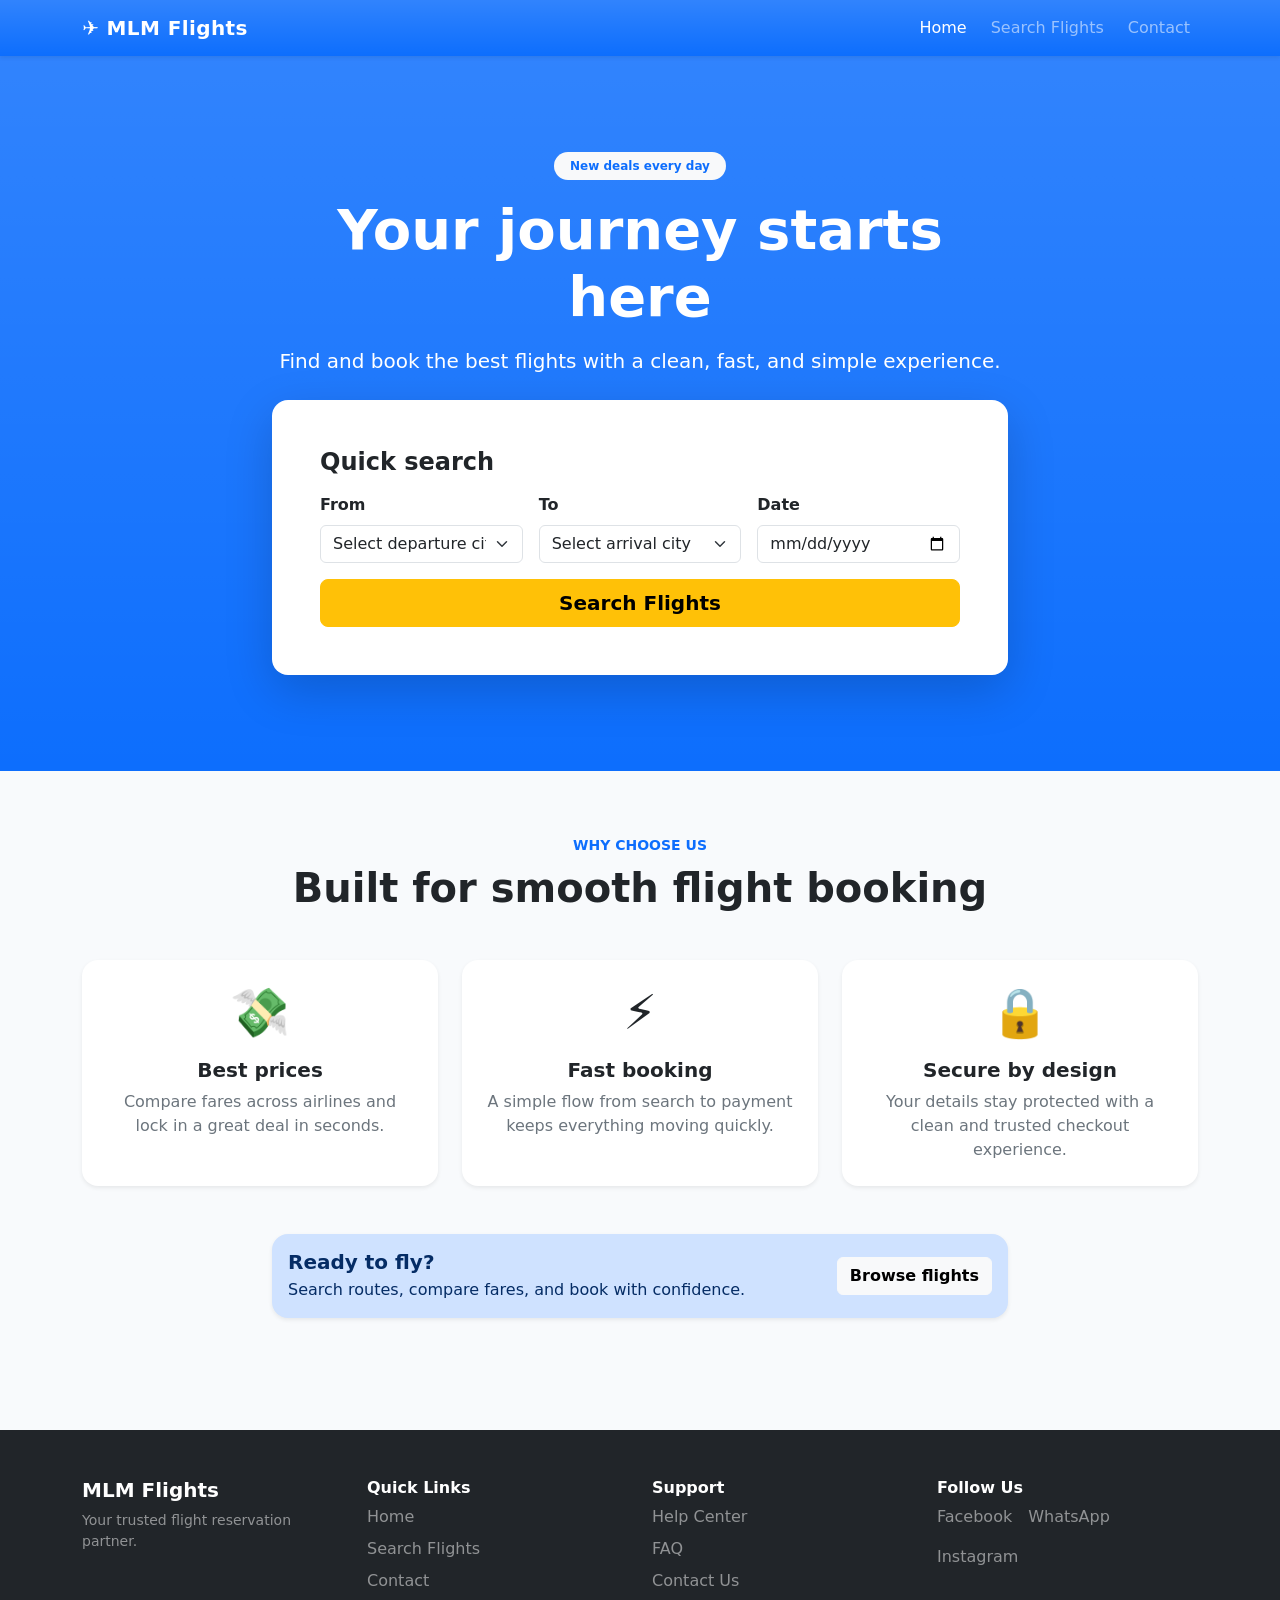
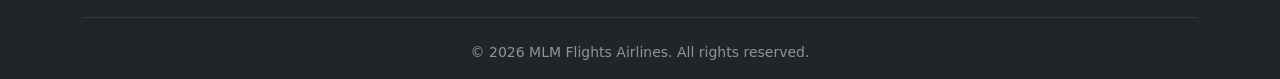
<file: index.html>
<!doctype html>
<html lang="en">
  <head>
    <meta charset="UTF-8" />
    <meta name="viewport" content="width=device-width, initial-scale=1.0" />
    <title>MLM Flights - Flight Reservations</title>
    <link
      href="https://cdn.jsdelivr.net/npm/bootstrap@5.3.0/dist/css/bootstrap.min.css"
      rel="stylesheet"
    />
    <link rel="stylesheet" href="styles.css" />
  </head>
  <body>
    <nav
      class="navbar navbar-expand-lg navbar-dark bg-primary bg-gradient shadow-sm sticky-top"
    >
      <div class="container">
        <a class="navbar-brand fw-bold" href="index.html">✈️ MLM Flights</a>
        <button
          class="navbar-toggler"
          type="button"
          data-bs-toggle="collapse"
          data-bs-target="#navbarNav"
          aria-controls="navbarNav"
          aria-expanded="false"
          aria-label="Toggle navigation"
        >
          <span class="navbar-toggler-icon"></span>
        </button>
        <div class="collapse navbar-collapse" id="navbarNav">
          <ul class="navbar-nav ms-auto gap-lg-2">
            <li class="nav-item">
              <a class="nav-link active" aria-current="page" href="index.html"
                >Home</a
              >
            </li>
            <li class="nav-item">
              <a class="nav-link" href="search.html">Search Flights</a>
            </li>
            <li class="nav-item">
              <a class="nav-link" href="contact.html">Contact</a>
            </li>
          </ul>
        </div>
      </div>
    </nav>

    <section
      class="bg-primary bg-gradient text-white py-5 hero-banner d-flex align-items-center"
    >
      <div class="container py-5">
        <div class="row justify-content-center text-center">
          <div class="col-lg-10 col-xl-8">
            <span
              class="badge text-bg-light text-primary rounded-pill mb-3 px-3 py-2"
              >New deals every day</span
            >
            <h1 class="display-4 fw-bold mb-3">Your journey starts here</h1>
            <p class="lead mb-4 text-white-75">
              Find and book the best flights with a clean, fast, and simple
              experience.
            </p>

            <div class="card border-0 shadow-lg rounded-4 text-start">
              <div class="card-body p-4 p-lg-5 text-dark">
                <h2 class="h4 fw-bold mb-3">Quick search</h2>
                <div class="row g-3 align-items-end">
                  <div class="col-md-4">
                    <label class="form-label fw-semibold">From</label>
                    <select class="form-select" id="homeFromCity" required>
                      <option value="">Select departure city</option>
                    </select>
                  </div>
                  <div class="col-md-4">
                    <label class="form-label fw-semibold">To</label>
                    <select class="form-select" id="homeToCity" required>
                      <option value="">Select arrival city</option>
                    </select>
                  </div>
                  <div class="col-md-4">
                    <label class="form-label fw-semibold">Date</label>
                    <input
                      type="date"
                      class="form-control"
                      id="homeDate"
                      required
                    />
                  </div>
                  <div class="col-12">
                    <button
                      class="btn btn-warning btn-lg fw-semibold w-100"
                      onclick="quickSearch()"
                    >
                      Search Flights
                    </button>
                  </div>
                </div>
              </div>
            </div>
          </div>
        </div>
      </div>
    </section>

    <section class="py-5">
      <div class="container py-3">
        <div class="text-center mb-5">
          <p class="text-uppercase text-primary fw-semibold mb-2 small">
            Why choose us
          </p>
          <h2 class="fw-bold display-6 mb-0">
            Built for smooth flight booking
          </h2>
        </div>
        <div class="row g-4">
          <div class="col-md-4">
            <div class="card h-100 border-0 shadow-sm rounded-4">
              <div class="card-body p-4 text-center">
                <div class="display-5 mb-3">💸</div>
                <h3 class="h5 fw-bold">Best prices</h3>
                <p class="text-secondary mb-0">
                  Compare fares across airlines and lock in a great deal in
                  seconds.
                </p>
              </div>
            </div>
          </div>
          <div class="col-md-4">
            <div class="card h-100 border-0 shadow-sm rounded-4">
              <div class="card-body p-4 text-center">
                <div class="display-5 mb-3">⚡</div>
                <h3 class="h5 fw-bold">Fast booking</h3>
                <p class="text-secondary mb-0">
                  A simple flow from search to payment keeps everything moving
                  quickly.
                </p>
              </div>
            </div>
          </div>
          <div class="col-md-4">
            <div class="card h-100 border-0 shadow-sm rounded-4">
              <div class="card-body p-4 text-center">
                <div class="display-5 mb-3">🔒</div>
                <h3 class="h5 fw-bold">Secure by design</h3>
                <p class="text-secondary mb-0">
                  Your details stay protected with a clean and trusted checkout
                  experience.
                </p>
              </div>
            </div>
          </div>
        </div>

        <div class="row g-4 mt-4">
          <div class="col-lg-8 mx-auto">
            <div
              class="alert alert-primary border-0 shadow-sm rounded-4 mb-0 d-flex flex-column flex-md-row align-items-md-center justify-content-between gap-3"
            >
              <div>
                <h3 class="h5 fw-bold mb-1">Ready to fly?</h3>
                <p class="mb-0">
                  Search routes, compare fares, and book with confidence.
                </p>
              </div>
              <a href="search.html" class="btn btn-light fw-semibold"
                >Browse flights</a
              >
            </div>
          </div>
        </div>
      </div>
    </section>

    <footer class="bg-dark text-white-50 pt-5 pb-3 mt-5">
      <div class="container">
        <div class="row g-4">
          <div class="col-md-3">
            <h5 class="text-white fw-bold">MLM Flights</h5>
            <p class="small mb-0">Your trusted flight reservation partner.</p>
          </div>
          <div class="col-md-3">
            <h6 class="text-white fw-semibold">Quick Links</h6>
            <ul class="list-unstyled d-grid gap-2 mb-0">
              <li><a class="text-white-50" href="index.html">Home</a></li>
              <li>
                <a class="text-white-50" href="search.html">Search Flights</a>
              </li>
              <li><a class="text-white-50" href="contact.html">Contact</a></li>
            </ul>
          </div>
          <div class="col-md-3">
            <h6 class="text-white fw-semibold">Support</h6>
            <ul class="list-unstyled d-grid gap-2 mb-0">
              <li>
                <a class="text-white-50" href="contact.html">Help Center</a>
              </li>
              <li><a class="text-white-50" href="contact.html">FAQ</a></li>
              <li>
                <a class="text-white-50" href="contact.html">Contact Us</a>
              </li>
            </ul>
          </div>
          <div class="col-md-3">
            <h6 class="text-white fw-semibold">Follow Us</h6>
            <div class="d-flex flex-wrap gap-3">
              <a class="text-white-50" href="#">Facebook</a>
              <a class="text-white-50" href="#">WhatsApp</a>
              <a class="text-white-50" href="#">Instagram</a>
            </div>
          </div>
        </div>
        <hr class="border-secondary my-4" />
        <p class="small text-center mb-0">
          &copy; 2026 MLM Flights Airlines. All rights reserved.
        </p>
      </div>
    </footer>

    <script src="https://cdn.jsdelivr.net/npm/bootstrap@5.3.0/dist/js/bootstrap.bundle.min.js"></script>
    <script src="app.js"></script>
  </body>
</html>
</file>
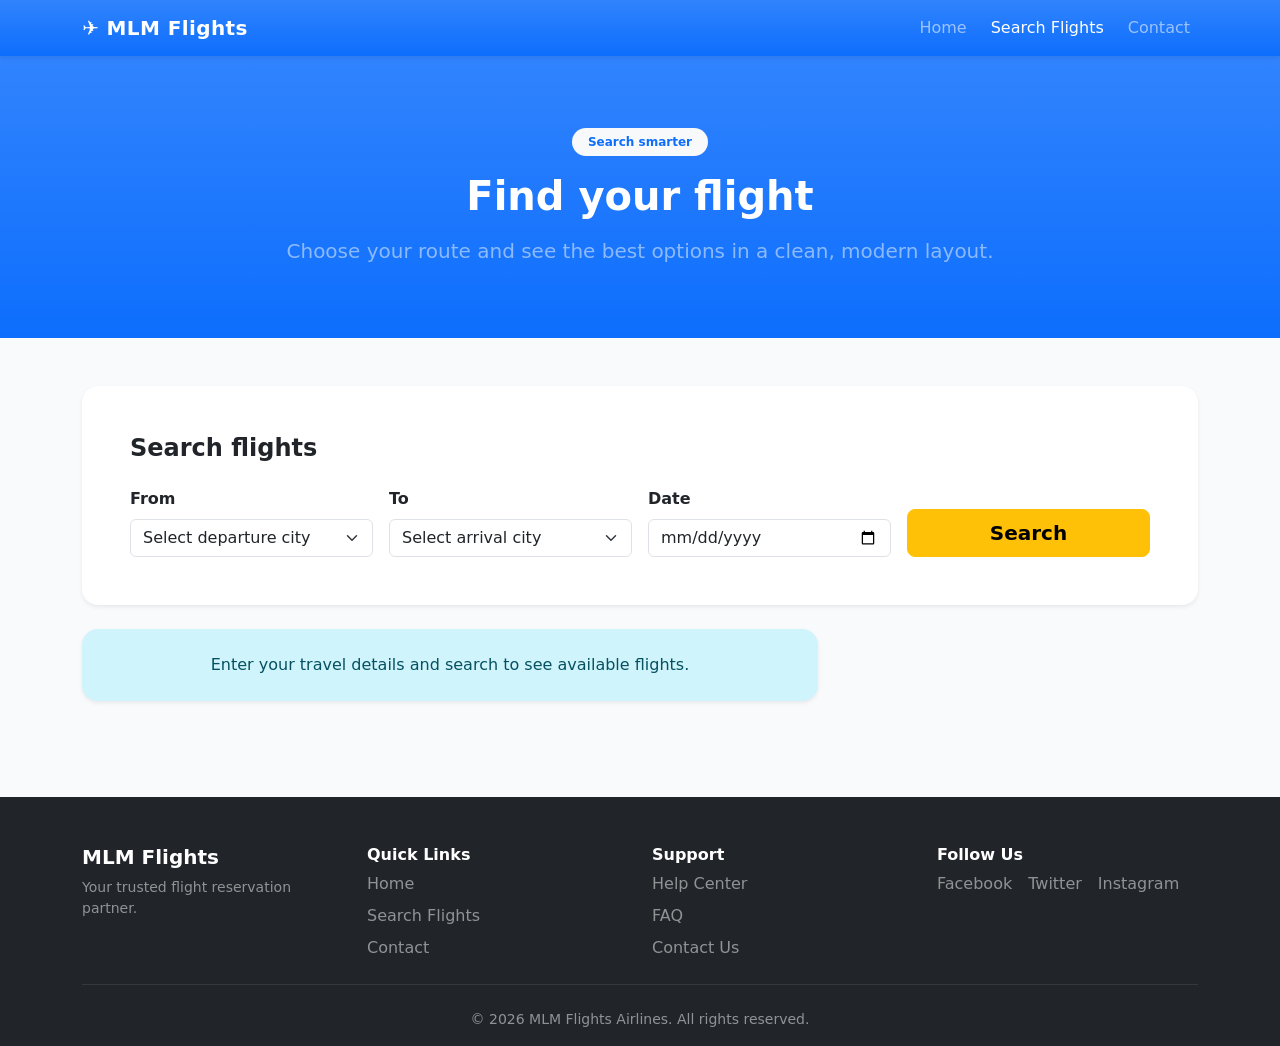
<file: booking.html>
<!doctype html>
<html lang="en">
  <head>
    <meta charset="UTF-8" />
    <meta name="viewport" content="width=device-width, initial-scale=1.0" />
    <title>Booking - MLM Flights</title>
    <link
      href="https://cdn.jsdelivr.net/npm/bootstrap@5.3.0/dist/css/bootstrap.min.css"
      rel="stylesheet"
    />
    <link rel="stylesheet" href="styles.css" />
  </head>
  <body>
    <nav
      class="navbar navbar-expand-lg navbar-dark bg-primary bg-gradient shadow-sm sticky-top"
    >
      <div class="container">
        <a class="navbar-brand fw-bold" href="index.html">✈️ MLM Flights</a>
        <button
          class="navbar-toggler"
          type="button"
          data-bs-toggle="collapse"
          data-bs-target="#navbarNav"
          aria-controls="navbarNav"
          aria-expanded="false"
          aria-label="Toggle navigation"
        >
          <span class="navbar-toggler-icon"></span>
        </button>
        <div class="collapse navbar-collapse" id="navbarNav">
          <ul class="navbar-nav ms-auto gap-lg-2">
            <li class="nav-item">
              <a class="nav-link" href="index.html">Home</a>
            </li>
            <li class="nav-item">
              <a class="nav-link" href="search.html">Search Flights</a>
            </li>
            <li class="nav-item">
              <a class="nav-link" href="contact.html">Contact</a>
            </li>
          </ul>
        </div>
      </div>
    </nav>

    <section class="bg-light border-bottom">
      <div class="container py-4 py-lg-5">
        <div class="card border-0 shadow-sm rounded-4">
          <div class="card-body p-4 p-lg-5">
            <div
              class="d-flex flex-column flex-lg-row justify-content-between gap-3"
            >
              <div>
                <span class="badge text-bg-primary rounded-pill mb-2"
                  >Checkout</span
                >
                <h1 class="display-6 fw-bold mb-2">Complete your booking</h1>
                <p class="text-secondary mb-0">
                  Review the flight details and finish the payment step.
                </p>
              </div>
              <div class="text-lg-end">
                <div class="text-secondary small text-uppercase fw-semibold">
                  Flight details
                </div>
                <div class="fw-bold fs-5" id="bookingFlightInfo">
                  Loading...
                </div>
                <div class="text-secondary">
                  Departure: <span id="bookingDeparture">-</span> · Arrival:
                  <span id="bookingArrival">-</span>
                </div>
              </div>
            </div>
          </div>
        </div>
      </div>
    </section>

    <section class="py-5">
      <div class="container">
        <div class="row g-4">
          <div class="col-lg-8">
            <div class="card border-0 shadow-sm rounded-4">
              <div class="card-body p-4 p-lg-5">
                <h2 class="h4 fw-bold mb-4">Passenger information</h2>

                <div class="bg-light rounded-4 p-4 mb-4">
                  <div class="fw-bold text-primary mb-3">Passenger 1</div>
                  <div class="row g-3">
                    <div class="col-md-6">
                      <label class="form-label fw-semibold">First Name *</label>
                      <input
                        type="text"
                        class="form-control"
                        id="firstName"
                        placeholder="John"
                        required
                      />
                    </div>
                    <div class="col-md-6">
                      <label class="form-label fw-semibold">Last Name *</label>
                      <input
                        type="text"
                        class="form-control"
                        id="lastName"
                        placeholder="Doe"
                        required
                      />
                    </div>
                    <div class="col-md-6">
                      <label class="form-label fw-semibold">Email *</label>
                      <input
                        type="email"
                        class="form-control"
                        id="email"
                        placeholder="john@example.com"
                        required
                      />
                    </div>
                    <div class="col-md-6">
                      <label class="form-label fw-semibold">Phone *</label>
                      <input
                        type="tel"
                        class="form-control"
                        id="phone"
                        placeholder="+1 (555) 000-0000"
                        required
                      />
                    </div>
                  </div>
                </div>

                <h3 class="h5 fw-bold mb-3">Payment method</h3>
                <div class="row g-3 mb-4">
                  <div class="col-md-6">
                    <label class="form-label fw-semibold"
                      >Card Holder Name *</label
                    >
                    <input
                      type="text"
                      class="form-control"
                      id="cardholderName"
                      placeholder="John Doe"
                      required
                    />
                  </div>
                  <div class="col-md-6">
                    <label class="form-label fw-semibold">Card Number *</label>
                    <input
                      type="text"
                      class="form-control"
                      id="cardNumber"
                      placeholder="1234 5678 9012 3456"
                      required
                    />
                  </div>
                  <div class="col-md-3">
                    <label class="form-label fw-semibold">Expiry Date *</label>
                    <input
                      type="text"
                      class="form-control"
                      id="expiryDate"
                      placeholder="MM/YY"
                      required
                    />
                  </div>
                  <div class="col-md-3">
                    <label class="form-label fw-semibold">CVV *</label>
                    <input
                      type="text"
                      class="form-control"
                      id="cvv"
                      placeholder="123"
                      required
                    />
                  </div>
                  <div class="col-md-6">
                    <label class="form-label fw-semibold"
                      >Billing Address *</label
                    >
                    <input
                      type="text"
                      class="form-control"
                      id="billingAddress"
                      placeholder="123 Main St"
                      required
                    />
                  </div>
                </div>

                <div class="alert alert-light border rounded-4 mb-4">
                  <div class="form-check">
                    <input
                      class="form-check-input"
                      type="checkbox"
                      id="termsCheck"
                      required
                    />
                    <label class="form-check-label" for="termsCheck"
                      >I agree to the terms and conditions and privacy
                      policy</label
                    >
                  </div>
                </div>

                <button
                  class="btn btn-primary btn-lg w-100"
                  onclick="completeBooking()"
                >
                  Complete booking
                </button>
              </div>
            </div>
          </div>

          <div class="col-lg-4">
            <div class="card border-0 shadow-sm rounded-4 sticky-summary">
              <div class="card-body p-4">
                <div
                  class="d-flex align-items-center justify-content-between mb-3"
                >
                  <h2 class="h5 fw-bold mb-0">Order summary</h2>
                  <span class="badge text-bg-primary rounded-pill">Secure</span>
                </div>
                <div class="list-group list-group-flush mb-3">
                  <div
                    class="list-group-item d-flex justify-content-between px-0"
                  >
                    <span class="text-secondary">Flight</span
                    ><strong id="summaryFlightInfo">Loading...</strong>
                  </div>
                  <div
                    class="list-group-item d-flex justify-content-between px-0"
                  >
                    <span class="text-secondary">Departure</span
                    ><strong id="summaryDepartureTime">-</strong>
                  </div>
                  <div
                    class="list-group-item d-flex justify-content-between px-0"
                  >
                    <span class="text-secondary">Passengers</span
                    ><strong>1</strong>
                  </div>
                </div>
                <div
                  class="d-flex justify-content-between align-items-center border-top pt-3"
                >
                  <span class="fw-semibold text-secondary">Total</span>
                  <span class="fs-2 fw-bold text-primary"
                    >$<span id="summaryTotalPrice">0</span></span
                  >
                </div>
                <p class="small text-secondary text-center mt-3 mb-0">
                  Taxes and fees included
                </p>
              </div>
            </div>
          </div>
        </div>
      </div>
    </section>

    <footer class="bg-dark text-white-50 pt-5 pb-3 mt-5">
      <div class="container">
        <div class="row g-4">
          <div class="col-md-3">
            <h5 class="text-white fw-bold">MLM Flights</h5>
            <p class="small mb-0">Your trusted flight reservation partner.</p>
          </div>
          <div class="col-md-3">
            <h6 class="text-white fw-semibold">Quick Links</h6>
            <ul class="list-unstyled d-grid gap-2 mb-0">
              <li><a class="text-white-50" href="index.html">Home</a></li>
              <li>
                <a class="text-white-50" href="search.html">Search Flights</a>
              </li>
              <li><a class="text-white-50" href="contact.html">Contact</a></li>
            </ul>
          </div>
          <div class="col-md-3">
            <h6 class="text-white fw-semibold">Support</h6>
            <ul class="list-unstyled d-grid gap-2 mb-0">
              <li>
                <a class="text-white-50" href="contact.html">Help Center</a>
              </li>
              <li><a class="text-white-50" href="contact.html">FAQ</a></li>
              <li>
                <a class="text-white-50" href="contact.html">Contact Us</a>
              </li>
            </ul>
          </div>
          <div class="col-md-3">
            <h6 class="text-white fw-semibold">Follow Us</h6>
            <div class="d-flex flex-wrap gap-3">
              <a class="text-white-50" href="#">Facebook</a>
              <a class="text-white-50" href="#">Twitter</a>
              <a class="text-white-50" href="#">Instagram</a>
            </div>
          </div>
        </div>
        <hr class="border-secondary my-4" />
        <p class="small text-center mb-0">
          &copy; 2026 MLM Flights Airlines. All rights reserved.
        </p>
      </div>
    </footer>

    <div class="modal fade" id="successModal" tabindex="-1" aria-hidden="true">
      <div class="modal-dialog modal-dialog-centered">
        <div class="modal-content border-0 shadow rounded-4 overflow-hidden">
          <div class="modal-header bg-primary bg-gradient text-white border-0">
            <h5 class="modal-title">Booking confirmed</h5>
            <button
              type="button"
              class="btn-close btn-close-white"
              data-bs-dismiss="modal"
              aria-label="Close"
            ></button>
          </div>
          <div class="modal-body text-center p-5">
            <div class="display-3 mb-3">✓</div>
            <p class="fs-5 fw-bold mb-2">Your booking has been confirmed!</p>
            <p class="text-secondary mb-3">
              Your reservation confirmation has been sent to your email.
            </p>
            <p class="text-secondary mb-4">
              Confirmation #:
              <span id="confirmationNumber" class="fw-bold text-dark">-</span>
            </p>
            <a href="index.html" class="btn btn-primary btn-lg">Back to home</a>
          </div>
        </div>
      </div>
    </div>

    <script src="https://cdn.jsdelivr.net/npm/bootstrap@5.3.0/dist/js/bootstrap.bundle.min.js"></script>
    <script src="app.js"></script>
    <script>
      window.addEventListener("load", loadBookingDetails)
    </script>
  </body>
</html>
</file>
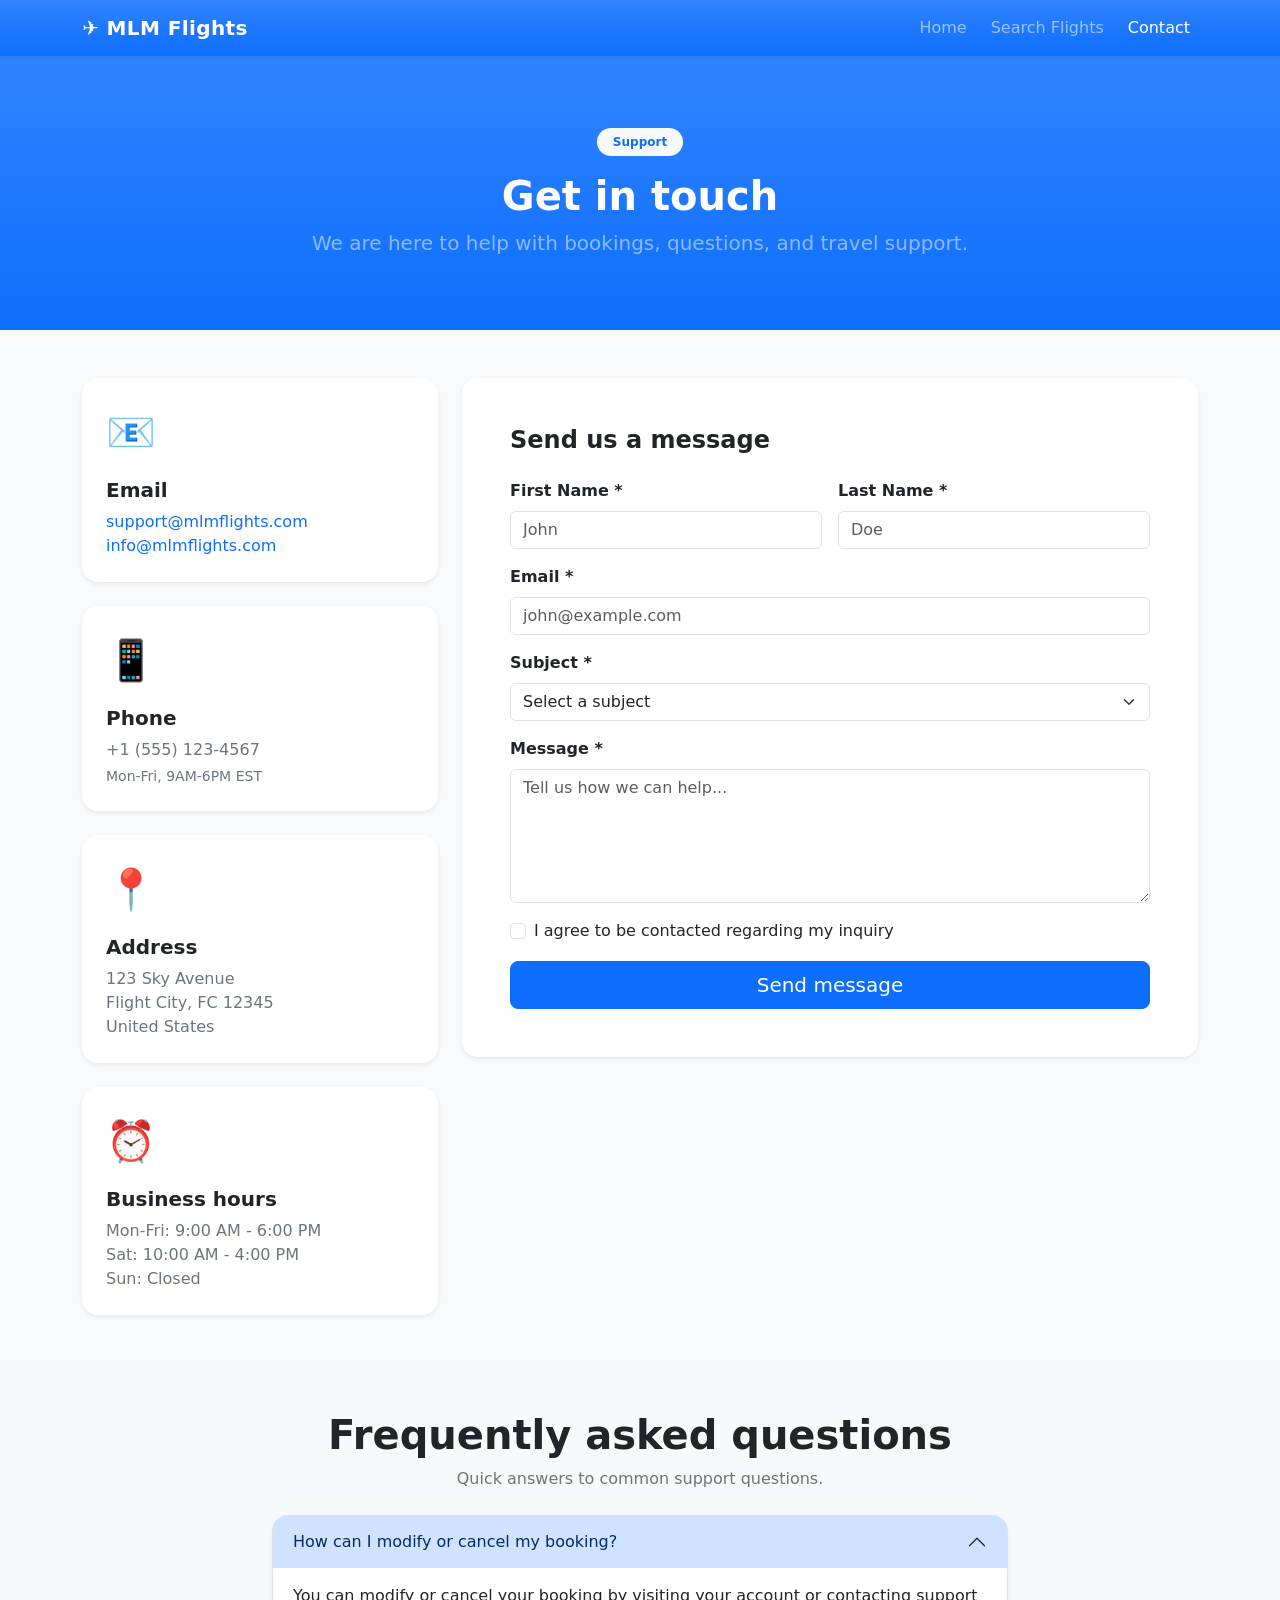
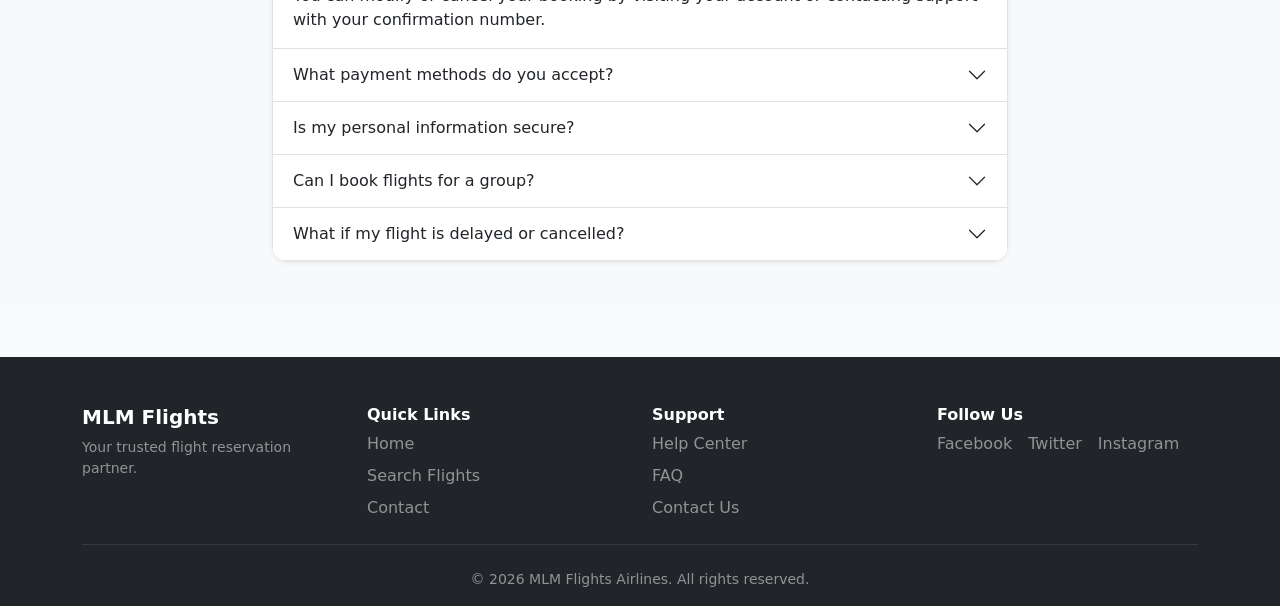
<file: contact.html>
<!doctype html>
<html lang="en">
  <head>
    <meta charset="UTF-8" />
    <meta name="viewport" content="width=device-width, initial-scale=1.0" />
    <title>Contact Us - MLM Flights</title>
    <link
      href="https://cdn.jsdelivr.net/npm/bootstrap@5.3.0/dist/css/bootstrap.min.css"
      rel="stylesheet"
    />
    <link rel="stylesheet" href="styles.css" />
  </head>
  <body>
    <!-- Navigation -->
    <link rel="stylesheet" href="styles.css" />
    <nav
      class="navbar navbar-expand-lg navbar-dark bg-primary bg-gradient shadow-sm sticky-top"
    >
      <div class="container">
        <a class="navbar-brand fw-bold" href="index.html">✈️ MLM Flights</a>
        <button
          class="navbar-toggler"
          type="button"
          data-bs-toggle="collapse"
          data-bs-target="#navbarNav"
          aria-controls="navbarNav"
          aria-expanded="false"
          aria-label="Toggle navigation"
        >
          <span class="navbar-toggler-icon"></span>
        </button>
        <div class="collapse navbar-collapse" id="navbarNav">
          <ul class="navbar-nav ms-auto gap-lg-2">
            <li class="nav-item">
              <a class="nav-link" href="index.html">Home</a>
            </li>
            <li class="nav-item">
              <a class="nav-link" href="search.html">Search Flights</a>
            </li>
            <li class="nav-item">
              <a class="nav-link active" aria-current="page" href="contact.html"
                >Contact</a
              >
            </li>
          </ul>
        </div>
      </div>
    </nav>

    <section class="bg-primary bg-gradient text-white py-5">
      <div class="container py-4 text-center">
        <span
          class="badge text-bg-light text-primary rounded-pill mb-3 px-3 py-2"
          >Support</span
        >
        <h1 class="display-6 fw-bold mb-2">Get in touch</h1>
        <p class="lead mb-0 text-white-50">
          We are here to help with bookings, questions, and travel support.
        </p>
      </div>
    </section>

    <section class="py-5">
      <div class="container">
        <div class="row g-4">
          <div class="col-lg-4">
            <div class="card border-0 shadow-sm rounded-4 mb-4">
              <div class="card-body p-4">
                <div class="fs-1 mb-3">📧</div>
                <h2 class="h5 fw-bold">Email</h2>
                <p class="mb-0 text-secondary">
                  <a
                    class="link-primary text-decoration-none"
                    href="mailto:support@mlmflights.com"
                    >support@mlmflights.com</a
                  ><br /><a
                    class="link-primary text-decoration-none"
                    href="mailto:info@mlmflights.com"
                    >info@mlmflights.com</a
                  >
                </p>
              </div>
            </div>
            <div class="card border-0 shadow-sm rounded-4 mb-4">
              <div class="card-body p-4">
                <div class="fs-1 mb-3">📱</div>
                <h2 class="h5 fw-bold">Phone</h2>
                <p class="mb-1 text-secondary">+1 (555) 123-4567</p>
                <p class="small text-secondary mb-0">Mon-Fri, 9AM-6PM EST</p>
              </div>
            </div>
            <div class="card border-0 shadow-sm rounded-4 mb-4">
              <div class="card-body p-4">
                <div class="fs-1 mb-3">📍</div>
                <h2 class="h5 fw-bold">Address</h2>
                <p class="mb-0 text-secondary">
                  123 Sky Avenue<br />Flight City, FC 12345<br />United States
                </p>
              </div>
            </div>
            <div class="card border-0 shadow-sm rounded-4">
              <div class="card-body p-4">
                <div class="fs-1 mb-3">⏰</div>
                <h2 class="h5 fw-bold">Business hours</h2>
                <p class="mb-0 text-secondary">
                  Mon-Fri: 9:00 AM - 6:00 PM<br />Sat: 10:00 AM - 4:00 PM<br />Sun:
                  Closed
                </p>
              </div>
            </div>
          </div>

          <div class="col-lg-8">
            <div class="card border-0 shadow-sm rounded-4">
              <div class="card-body p-4 p-lg-5">
                <h2 class="h4 fw-bold mb-4">Send us a message</h2>
                <form onsubmit="sendMessage(event)">
                  <div class="row g-3">
                    <div class="col-sm-6">
                      <label class="form-label fw-semibold">First Name *</label>
                      <input
                        type="text"
                        class="form-control"
                        id="contactFirstName"
                        placeholder="John"
                        required
                      />
                    </div>
                    <div class="col-sm-6">
                      <label class="form-label fw-semibold">Last Name *</label>
                      <input
                        type="text"
                        class="form-control"
                        id="contactLastName"
                        placeholder="Doe"
                        required
                      />
                    </div>
                    <div class="col-12">
                      <label class="form-label fw-semibold">Email *</label>
                      <input
                        type="email"
                        class="form-control"
                        id="contactEmail"
                        placeholder="john@example.com"
                        required
                      />
                    </div>
                    <div class="col-12">
                      <label class="form-label fw-semibold">Subject *</label>
                      <select class="form-select" id="contactSubject" required>
                        <option value="">Select a subject</option>
                        <option value="Booking Issue">Booking Issue</option>
                        <option value="Flight Information">
                          Flight Information
                        </option>
                        <option value="Payment Question">
                          Payment Question
                        </option>
                        <option value="General Inquiry">General Inquiry</option>
                        <option value="Feedback">Feedback</option>
                        <option value="Other">Other</option>
                      </select>
                    </div>
                    <div class="col-12">
                      <label class="form-label fw-semibold">Message *</label>
                      <textarea
                        class="form-control"
                        id="contactMessage"
                        rows="5"
                        placeholder="Tell us how we can help..."
                        required
                      ></textarea>
                    </div>
                    <div class="col-12">
                      <div class="form-check">
                        <input
                          class="form-check-input"
                          type="checkbox"
                          id="contactTerms"
                          required
                        />
                        <label class="form-check-label" for="contactTerms"
                          >I agree to be contacted regarding my inquiry</label
                        >
                      </div>
                    </div>
                    <div class="col-12">
                      <button
                        type="submit"
                        class="btn btn-primary btn-lg w-100"
                      >
                        Send message
                      </button>
                    </div>
                  </div>
                </form>

                <div
                  id="contactSuccess"
                  class="alert alert-success d-none mt-4 mb-0"
                >
                  <strong>✓ Message sent!</strong> Thank you! We'll respond
                  within 24 hours.
                </div>
              </div>
            </div>
          </div>
        </div>
      </div>
    </section>

    <section class="py-5 bg-light">
      <div class="container">
        <div class="text-center mb-4">
          <h2 class="fw-bold display-6 mb-2">Frequently asked questions</h2>
          <p class="text-secondary mb-0">
            Quick answers to common support questions.
          </p>
        </div>
        <div class="row justify-content-center">
          <div class="col-lg-8">
            <div
              class="accordion shadow-sm rounded-4 overflow-hidden"
              id="faqAccordion"
            >
              <div class="accordion-item">
                <h2 class="accordion-header">
                  <button
                    class="accordion-button"
                    type="button"
                    data-bs-toggle="collapse"
                    data-bs-target="#faq1"
                  >
                    How can I modify or cancel my booking?
                  </button>
                </h2>
                <div
                  id="faq1"
                  class="accordion-collapse collapse show"
                  data-bs-parent="#faqAccordion"
                >
                  <div class="accordion-body">
                    You can modify or cancel your booking by visiting your
                    account or contacting support with your confirmation number.
                  </div>
                </div>
              </div>
              <div class="accordion-item">
                <h2 class="accordion-header">
                  <button
                    class="accordion-button collapsed"
                    type="button"
                    data-bs-toggle="collapse"
                    data-bs-target="#faq2"
                  >
                    What payment methods do you accept?
                  </button>
                </h2>
                <div
                  id="faq2"
                  class="accordion-collapse collapse"
                  data-bs-parent="#faqAccordion"
                >
                  <div class="accordion-body">
                    We accept all major credit cards, PayPal, and digital
                    wallets. All transactions are secure and encrypted.
                  </div>
                </div>
              </div>
              <div class="accordion-item">
                <h2 class="accordion-header">
                  <button
                    class="accordion-button collapsed"
                    type="button"
                    data-bs-toggle="collapse"
                    data-bs-target="#faq3"
                  >
                    Is my personal information secure?
                  </button>
                </h2>
                <div
                  id="faq3"
                  class="accordion-collapse collapse"
                  data-bs-parent="#faqAccordion"
                >
                  <div class="accordion-body">
                    Yes. We use SSL encryption and protect your data with modern
                    security practices.
                  </div>
                </div>
              </div>
              <div class="accordion-item">
                <h2 class="accordion-header">
                  <button
                    class="accordion-button collapsed"
                    type="button"
                    data-bs-toggle="collapse"
                    data-bs-target="#faq4"
                  >
                    Can I book flights for a group?
                  </button>
                </h2>
                <div
                  id="faq4"
                  class="accordion-collapse collapse"
                  data-bs-parent="#faqAccordion"
                >
                  <div class="accordion-body">
                    For group bookings, contact our support team and we will
                    help you arrange special rates.
                  </div>
                </div>
              </div>
              <div class="accordion-item">
                <h2 class="accordion-header">
                  <button
                    class="accordion-button collapsed"
                    type="button"
                    data-bs-toggle="collapse"
                    data-bs-target="#faq5"
                  >
                    What if my flight is delayed or cancelled?
                  </button>
                </h2>
                <div
                  id="faq5"
                  class="accordion-collapse collapse"
                  data-bs-parent="#faqAccordion"
                >
                  <div class="accordion-body">
                    We notify you immediately and help you rebook on the next
                    available flight at no extra charge.
                  </div>
                </div>
              </div>
            </div>
          </div>
        </div>
      </div>
    </section>

    <footer class="bg-dark text-white-50 pt-5 pb-3 mt-5">
      <div class="container">
        <div class="row g-4">
          <div class="col-md-3">
            <h5 class="text-white fw-bold">MLM Flights</h5>
            <p class="small mb-0">Your trusted flight reservation partner.</p>
          </div>
          <div class="col-md-3">
            <h6 class="text-white fw-semibold">Quick Links</h6>
            <ul class="list-unstyled d-grid gap-2 mb-0">
              <li><a class="text-white-50" href="index.html">Home</a></li>
              <li>
                <a class="text-white-50" href="search.html">Search Flights</a>
              </li>
              <li><a class="text-white-50" href="contact.html">Contact</a></li>
            </ul>
          </div>
          <div class="col-md-3">
            <h6 class="text-white fw-semibold">Support</h6>
            <ul class="list-unstyled d-grid gap-2 mb-0">
              <li>
                <a class="text-white-50" href="contact.html">Help Center</a>
              </li>
              <li><a class="text-white-50" href="contact.html">FAQ</a></li>
              <li>
                <a class="text-white-50" href="contact.html">Contact Us</a>
              </li>
            </ul>
          </div>
          <div class="col-md-3">
            <h6 class="text-white fw-semibold">Follow Us</h6>
            <div class="d-flex flex-wrap gap-3">
              <a class="text-white-50" href="#">Facebook</a>
              <a class="text-white-50" href="#">Twitter</a>
              <a class="text-white-50" href="#">Instagram</a>
            </div>
          </div>
        </div>
        <hr class="border-secondary my-4" />
        <p class="small text-center mb-0">
          &copy; 2026 MLM Flights Airlines. All rights reserved.
        </p>
      </div>
    </footer>

    <script src="https://cdn.jsdelivr.net/npm/bootstrap@5.3.0/dist/js/bootstrap.bundle.min.js"></script>
    <script>
      function sendMessage(event) {
        event.preventDefault()

        const firstName = document
          .getElementById("contactFirstName")
          .value.trim()
        const lastName = document.getElementById("contactLastName").value.trim()
        const email = document.getElementById("contactEmail").value.trim()
        const subject = document.getElementById("contactSubject").value
        const message = document.getElementById("contactMessage").value.trim()
        const terms = document.getElementById("contactTerms").checked

        if (!firstName || !lastName || !email || !subject || !message) {
          alert("Please fill in all required fields")
          return
        }

        if (!terms) {
          alert("Please agree to be contacted")
          return
        }

        const successDiv = document.getElementById("contactSuccess")
        successDiv.classList.remove("d-none")

        document.querySelector("form").reset()

        setTimeout(() => {
          successDiv.classList.add("d-none")
        }, 5000)
      }
    </script>
  </body>
</html>
</file>
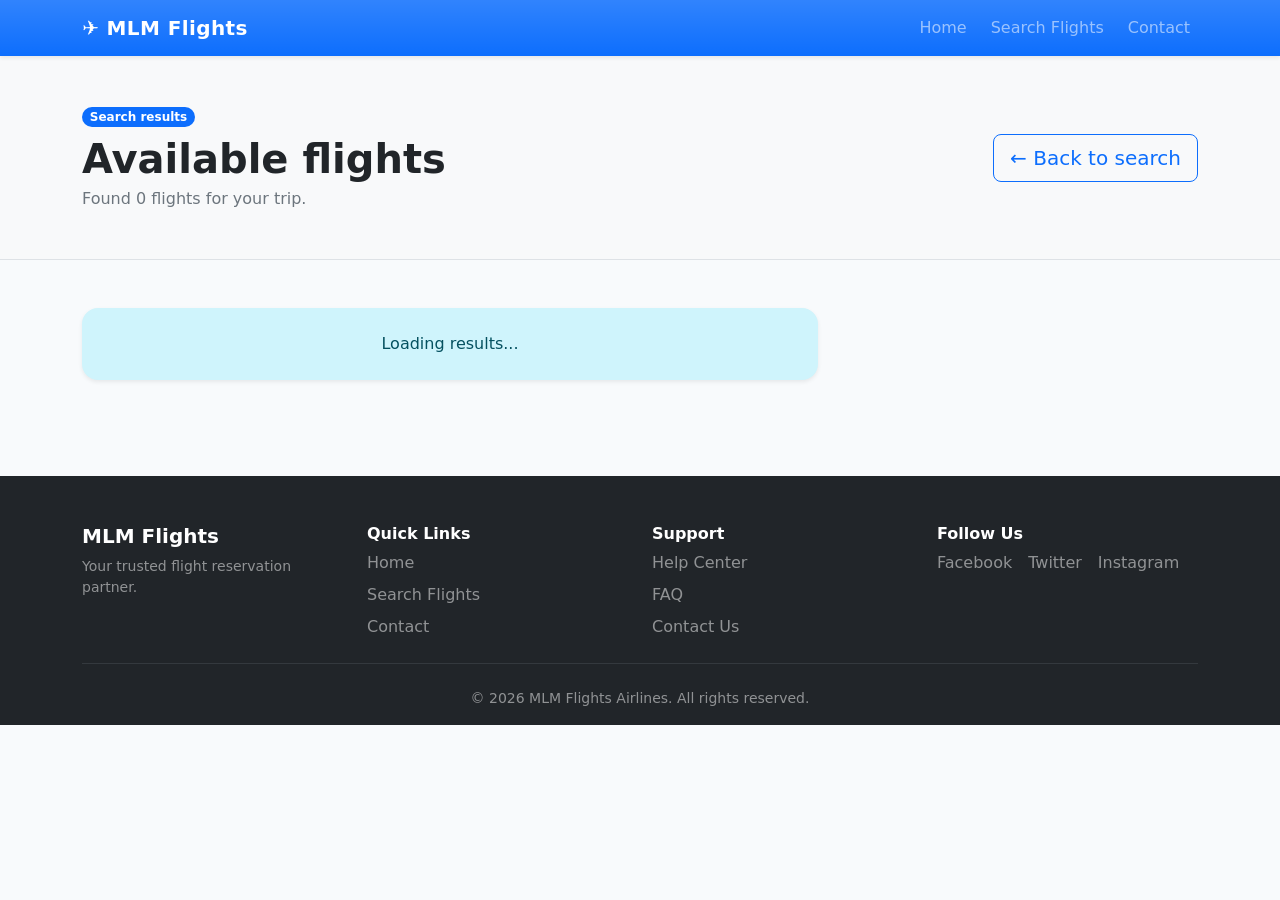
<file: results.html>
<!doctype html>
<html lang="en">
  <head>
    <meta charset="UTF-8" />
    <meta name="viewport" content="width=device-width, initial-scale=1.0" />
    <title>Flight Results - MLM Flights</title>
    <link
      href="https://cdn.jsdelivr.net/npm/bootstrap@5.3.0/dist/css/bootstrap.min.css"
      rel="stylesheet"
    />
    <link rel="stylesheet" href="styles.css" />
  </head>
  <body>
    <nav
      class="navbar navbar-expand-lg navbar-dark bg-primary bg-gradient shadow-sm sticky-top"
    >
      <div class="container">
        <a class="navbar-brand fw-bold" href="index.html">✈️ MLM Flights</a>
        <button
          class="navbar-toggler"
          type="button"
          data-bs-toggle="collapse"
          data-bs-target="#navbarNav"
          aria-controls="navbarNav"
          aria-expanded="false"
          aria-label="Toggle navigation"
        >
          <span class="navbar-toggler-icon"></span>
        </button>
        <div class="collapse navbar-collapse" id="navbarNav">
          <ul class="navbar-nav ms-auto gap-lg-2">
            <li class="nav-item">
              <a class="nav-link" href="index.html">Home</a>
            </li>
            <li class="nav-item">
              <a class="nav-link" href="search.html">Search Flights</a>
            </li>
            <li class="nav-item">
              <a class="nav-link" href="contact.html">Contact</a>
            </li>
          </ul>
        </div>
      </div>
    </nav>

    <section class="bg-light border-bottom">
      <div class="container py-4 py-lg-5">
        <div
          class="d-flex flex-column flex-lg-row justify-content-between align-items-lg-center gap-3"
        >
          <div>
            <span class="badge text-bg-primary rounded-pill mb-2"
              >Search results</span
            >
            <h1 class="display-6 fw-bold mb-1">Available flights</h1>
            <p class="text-secondary mb-0">
              Found <span id="resultCount">0</span> flights for your trip.
            </p>
          </div>
          <a href="search.html" class="btn btn-outline-primary btn-lg"
            >← Back to search</a
          >
        </div>
      </div>
    </section>

    <section class="py-5">
      <div class="container">
        <div class="row g-4">
          <div class="col-lg-8">
            <div id="resultsContainer">
              <div
                class="alert alert-info border-0 shadow-sm rounded-4 text-center mb-0 py-4"
              >
                Loading results...
              </div>
            </div>
          </div>

          <div class="col-lg-4">
            <div
              class="card border-0 shadow-sm rounded-4 sticky-summary d-none"
              id="bookingSummary"
            >
              <div class="card-body p-4">
                <div
                  class="d-flex align-items-center justify-content-between mb-3"
                >
                  <h3 class="h5 fw-bold mb-0">Booking summary</h3>
                  <span class="badge text-bg-primary rounded-pill">Live</span>
                </div>
                <div class="list-group list-group-flush mb-3">
                  <div
                    class="list-group-item d-flex justify-content-between px-0"
                  >
                    <span class="text-secondary">From</span
                    ><strong id="summaryFrom">-</strong>
                  </div>
                  <div
                    class="list-group-item d-flex justify-content-between px-0"
                  >
                    <span class="text-secondary">To</span
                    ><strong id="summaryTo">-</strong>
                  </div>
                  <div
                    class="list-group-item d-flex justify-content-between px-0"
                  >
                    <span class="text-secondary">Date</span
                    ><strong id="summaryDate">-</strong>
                  </div>
                  <div
                    class="list-group-item d-flex justify-content-between px-0"
                  >
                    <span class="text-secondary">Flight</span
                    ><strong id="summaryFlight">Not selected</strong>
                  </div>
                </div>
                <div
                  class="d-flex justify-content-between align-items-center border-top pt-3 mb-3"
                >
                  <span class="text-secondary">Total</span>
                  <span class="fs-3 fw-bold text-primary"
                    >$<span id="summaryPrice">0</span></span
                  >
                </div>
                <button
                  class="btn btn-primary btn-lg w-100 d-none"
                  id="checkoutBtn"
                  onclick="proceedToBooking()"
                >
                  Proceed to booking
                </button>
              </div>
            </div>
          </div>
        </div>
      </div>
    </section>

    <footer class="bg-dark text-white-50 pt-5 pb-3 mt-5">
      <div class="container">
        <div class="row g-4">
          <div class="col-md-3">
            <h5 class="text-white fw-bold">MLM Flights</h5>
            <p class="small mb-0">Your trusted flight reservation partner.</p>
          </div>
          <div class="col-md-3">
            <h6 class="text-white fw-semibold">Quick Links</h6>
            <ul class="list-unstyled d-grid gap-2 mb-0">
              <li><a class="text-white-50" href="index.html">Home</a></li>
              <li>
                <a class="text-white-50" href="search.html">Search Flights</a>
              </li>
              <li><a class="text-white-50" href="contact.html">Contact</a></li>
            </ul>
          </div>
          <div class="col-md-3">
            <h6 class="text-white fw-semibold">Support</h6>
            <ul class="list-unstyled d-grid gap-2 mb-0">
              <li>
                <a class="text-white-50" href="contact.html">Help Center</a>
              </li>
              <li><a class="text-white-50" href="contact.html">FAQ</a></li>
              <li>
                <a class="text-white-50" href="contact.html">Contact Us</a>
              </li>
            </ul>
          </div>
          <div class="col-md-3">
            <h6 class="text-white fw-semibold">Follow Us</h6>
            <div class="d-flex flex-wrap gap-3">
              <a class="text-white-50" href="#">Facebook</a>
              <a class="text-white-50" href="#">Twitter</a>
              <a class="text-white-50" href="#">Instagram</a>
            </div>
          </div>
        </div>
        <hr class="border-secondary my-4" />
        <p class="small text-center mb-0">
          &copy; 2026 MLM Flights Airlines. All rights reserved.
        </p>
      </div>
    </footer>

    <script src="https://cdn.jsdelivr.net/npm/bootstrap@5.3.0/dist/js/bootstrap.bundle.min.js"></script>
    <script src="app.js"></script>
    <script>
      document.addEventListener("DOMContentLoaded", function () {
        setTimeout(displayResults, 100)
      })
    </script>
  </body>
</html>
</file>
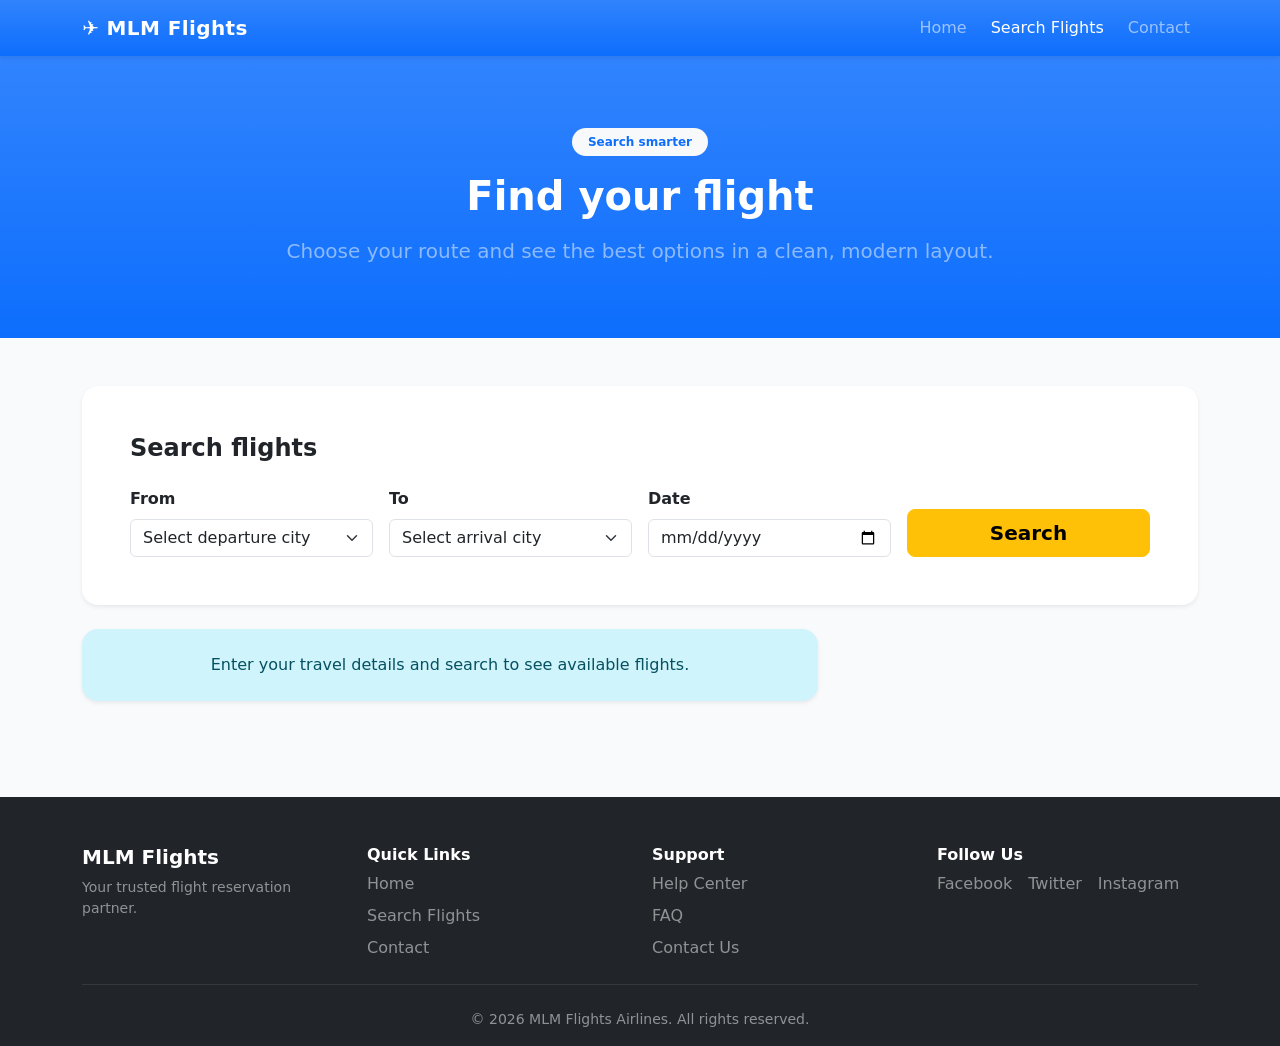
<file: search.html>
<!doctype html>
<html lang="en">
  <head>
    <meta charset="UTF-8" />
    <meta name="viewport" content="width=device-width, initial-scale=1.0" />
    <title>Search Flights - MLM Flights</title>
    <link
      href="https://cdn.jsdelivr.net/npm/bootstrap@5.3.0/dist/css/bootstrap.min.css"
      rel="stylesheet"
    />
    <link rel="stylesheet" href="styles.css" />
  </head>
  <body>
    <nav
      class="navbar navbar-expand-lg navbar-dark bg-primary bg-gradient shadow-sm sticky-top"
    >
      <div class="container">
        <a class="navbar-brand fw-bold" href="index.html">✈️ MLM Flights</a>
        <button
          class="navbar-toggler"
          type="button"
          data-bs-toggle="collapse"
          data-bs-target="#navbarNav"
          aria-controls="navbarNav"
          aria-expanded="false"
          aria-label="Toggle navigation"
        >
          <span class="navbar-toggler-icon"></span>
        </button>
        <div class="collapse navbar-collapse" id="navbarNav">
          <ul class="navbar-nav ms-auto gap-lg-2">
            <li class="nav-item">
              <a class="nav-link" href="index.html">Home</a>
            </li>
            <li class="nav-item">
              <a class="nav-link active" aria-current="page" href="search.html"
                >Search Flights</a
              >
            </li>
            <li class="nav-item">
              <a class="nav-link" href="contact.html">Contact</a>
            </li>
          </ul>
        </div>
      </div>
    </nav>

    <section class="bg-primary bg-gradient text-white py-5">
      <div class="container py-4">
        <div class="row justify-content-center text-center">
          <div class="col-lg-8">
            <span
              class="badge text-bg-light text-primary rounded-pill mb-3 px-3 py-2"
              >Search smarter</span
            >
            <h1 class="display-6 fw-bold mb-3">Find your flight</h1>
            <p class="lead mb-0 text-white-50">
              Choose your route and see the best options in a clean, modern
              layout.
            </p>
          </div>
        </div>
      </div>
    </section>

    <section class="py-5">
      <div class="container">
        <div class="card border-0 shadow-sm rounded-4 mb-4">
          <div class="card-body p-4 p-lg-5">
            <h2 class="h4 fw-bold mb-4">Search flights</h2>
            <div class="row g-3 align-items-end">
              <div class="col-md-3">
                <label class="form-label fw-semibold">From</label>
                <select class="form-select" id="fromCity" required>
                  <option value="">Select departure city</option>
                </select>
              </div>
              <div class="col-md-3">
                <label class="form-label fw-semibold">To</label>
                <select class="form-select" id="toCity" required>
                  <option value="">Select arrival city</option>
                </select>
              </div>
              <div class="col-md-3">
                <label class="form-label fw-semibold">Date</label>
                <input
                  type="date"
                  class="form-control"
                  id="travelDate"
                  required
                />
              </div>
              <div class="col-md-3">
                <button
                  class="btn btn-warning btn-lg fw-semibold w-100"
                  onclick="performSearch()"
                >
                  Search
                </button>
              </div>
            </div>
          </div>
        </div>

        <div class="row g-4">
          <div class="col-lg-8">
            <div id="resultsContainer">
              <div
                class="alert alert-info border-0 shadow-sm rounded-4 text-center mb-0 py-4"
              >
                Enter your travel details and search to see available flights.
              </div>
            </div>
          </div>

          <div class="col-lg-4">
            <div
              class="card border-0 shadow-sm rounded-4 sticky-summary"
              id="bookingSummary"
              style="display: none"
            >
              <div class="card-body p-4">
                <div
                  class="d-flex align-items-center justify-content-between mb-3"
                >
                  <h3 class="h5 fw-bold mb-0">Booking summary</h3>
                  <span class="badge text-bg-primary rounded-pill">Live</span>
                </div>
                <div class="list-group list-group-flush mb-3">
                  <div
                    class="list-group-item d-flex justify-content-between px-0"
                  >
                    <span class="text-secondary">From</span
                    ><strong id="summaryFrom">-</strong>
                  </div>
                  <div
                    class="list-group-item d-flex justify-content-between px-0"
                  >
                    <span class="text-secondary">To</span
                    ><strong id="summaryTo">-</strong>
                  </div>
                  <div
                    class="list-group-item d-flex justify-content-between px-0"
                  >
                    <span class="text-secondary">Date</span
                    ><strong id="summaryDate">-</strong>
                  </div>
                  <div
                    class="list-group-item d-flex justify-content-between px-0"
                  >
                    <span class="text-secondary">Flight</span
                    ><strong id="summaryFlight">Not selected</strong>
                  </div>
                </div>
                <div
                  class="d-flex justify-content-between align-items-center border-top pt-3 mb-3"
                >
                  <span class="text-secondary">Total</span>
                  <span class="fs-3 fw-bold text-primary"
                    >$<span id="summaryPrice">0</span></span
                  >
                </div>
                <button
                  class="btn btn-primary btn-lg w-100"
                  id="checkoutBtn"
                  onclick="proceedToBooking()"
                  style="display: none"
                >
                  Proceed to booking
                </button>
              </div>
            </div>
          </div>
        </div>
      </div>
    </section>

    <footer class="bg-dark text-white-50 pt-5 pb-3 mt-5">
      <div class="container">
        <div class="row g-4">
          <div class="col-md-3">
            <h5 class="text-white fw-bold">MLM Flights</h5>
            <p class="small mb-0">Your trusted flight reservation partner.</p>
          </div>
          <div class="col-md-3">
            <h6 class="text-white fw-semibold">Quick Links</h6>
            <ul class="list-unstyled d-grid gap-2 mb-0">
              <li><a class="text-white-50" href="index.html">Home</a></li>
              <li>
                <a class="text-white-50" href="search.html">Search Flights</a>
              </li>
              <li><a class="text-white-50" href="contact.html">Contact</a></li>
            </ul>
          </div>
          <div class="col-md-3">
            <h6 class="text-white fw-semibold">Support</h6>
            <ul class="list-unstyled d-grid gap-2 mb-0">
              <li>
                <a class="text-white-50" href="contact.html">Help Center</a>
              </li>
              <li><a class="text-white-50" href="contact.html">FAQ</a></li>
              <li>
                <a class="text-white-50" href="contact.html">Contact Us</a>
              </li>
            </ul>
          </div>
          <div class="col-md-3">
            <h6 class="text-white fw-semibold">Follow Us</h6>
            <div class="d-flex flex-wrap gap-3">
              <a class="text-white-50" href="#">Facebook</a>
              <a class="text-white-50" href="#">Twitter</a>
              <a class="text-white-50" href="#">Instagram</a>
            </div>
          </div>
        </div>
        <hr class="border-secondary my-4" />
        <p class="small text-center mb-0">
          &copy; 2026 MLM Flights Airlines. All rights reserved.
        </p>
      </div>
    </footer>

    <script src="https://cdn.jsdelivr.net/npm/bootstrap@5.3.0/dist/js/bootstrap.bundle.min.js"></script>
    <script src="app.js"></script>
    <script>
      window.addEventListener("load", function () {
        const activeParams = getActiveSearchParams()

        setTimeout(function () {
          if (activeParams.from) {
            const fromSelect = document.getElementById("fromCity")
            if (fromSelect) fromSelect.value = activeParams.from
          }

          if (activeParams.to) {
            const toSelect = document.getElementById("toCity")
            if (toSelect) toSelect.value = activeParams.to
          }

          if (activeParams.date) {
            const dateInput = document.getElementById("travelDate")
            if (dateInput) dateInput.value = activeParams.date
          }

          if (activeParams.from && activeParams.to && activeParams.date) {
            displayResults()
          }
        }, 100)
      })
    </script>
  </body>
</html>
</file>
<file: styles.css>
body {
  background: #f8fafc;
}

.navbar-brand {
  letter-spacing: 0.02em;
}

footer a,
footer a:hover {
  text-decoration: none;
}

.hero-banner {
  min-height: 72vh;
}

.sticky-summary {
  top: 1.5rem;
}
</file>
